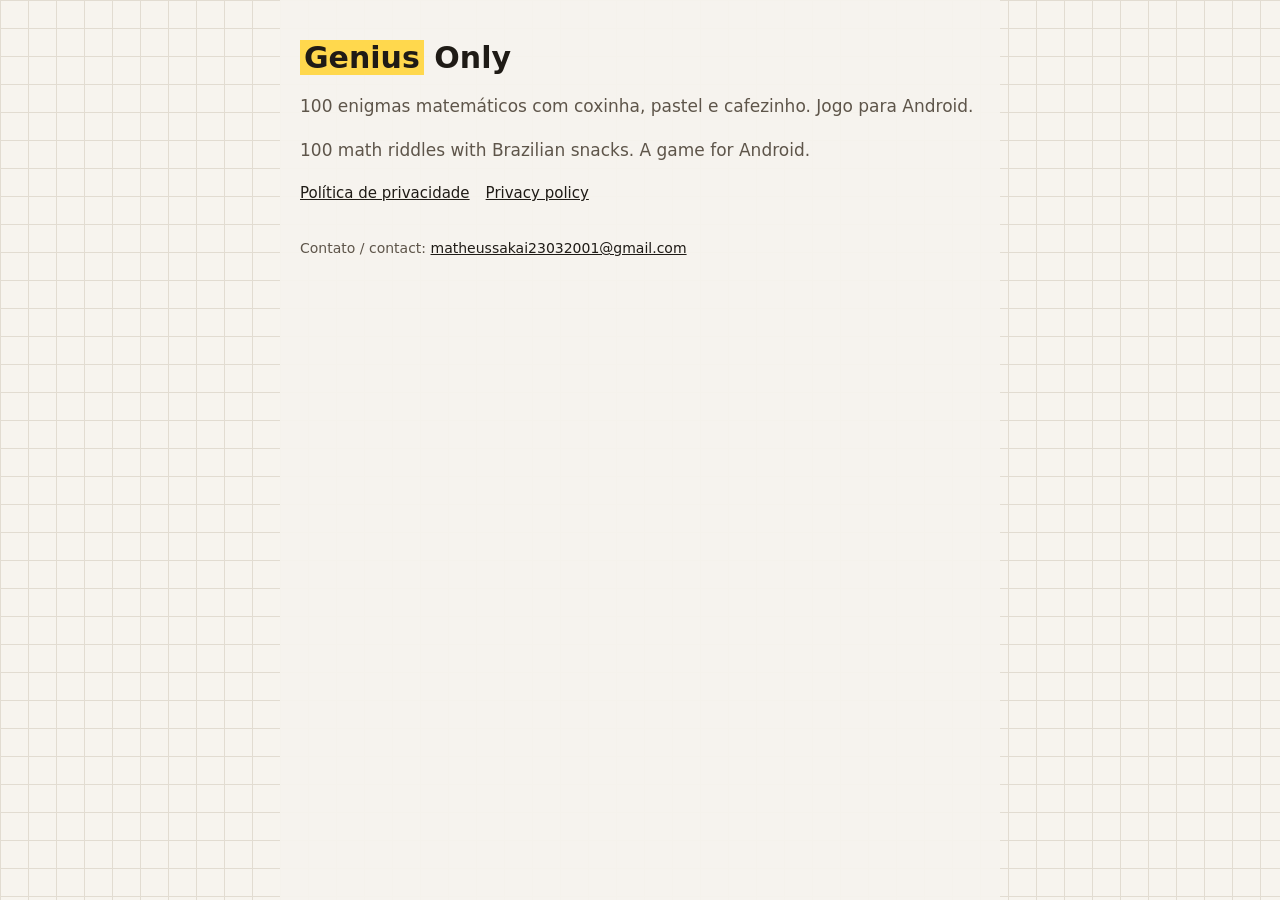
<file: index.html>
<!doctype html>
<html lang="pt-BR">
<head>
  <meta charset="utf-8">
  <meta name="viewport" content="width=device-width, initial-scale=1">
  <title>Genius Only</title>
  <link rel="stylesheet" href="estilo.css">
</head>
<body>
<main>
  <h1><mark>Genius</mark> Only</h1>
  <p>100 enigmas matemáticos com coxinha, pastel e cafezinho. Jogo para Android.</p>
  <p>100 math riddles with Brazilian snacks. A game for Android.</p>
  <nav><a href="privacidade.html">Política de privacidade</a><a href="privacidade.html#en">Privacy policy</a></nav>
  <p class="data">Contato / contact: <a href="mailto:matheussakai23032001@gmail.com">matheussakai23032001@gmail.com</a></p>
</main>
</body>
</html>
</file>
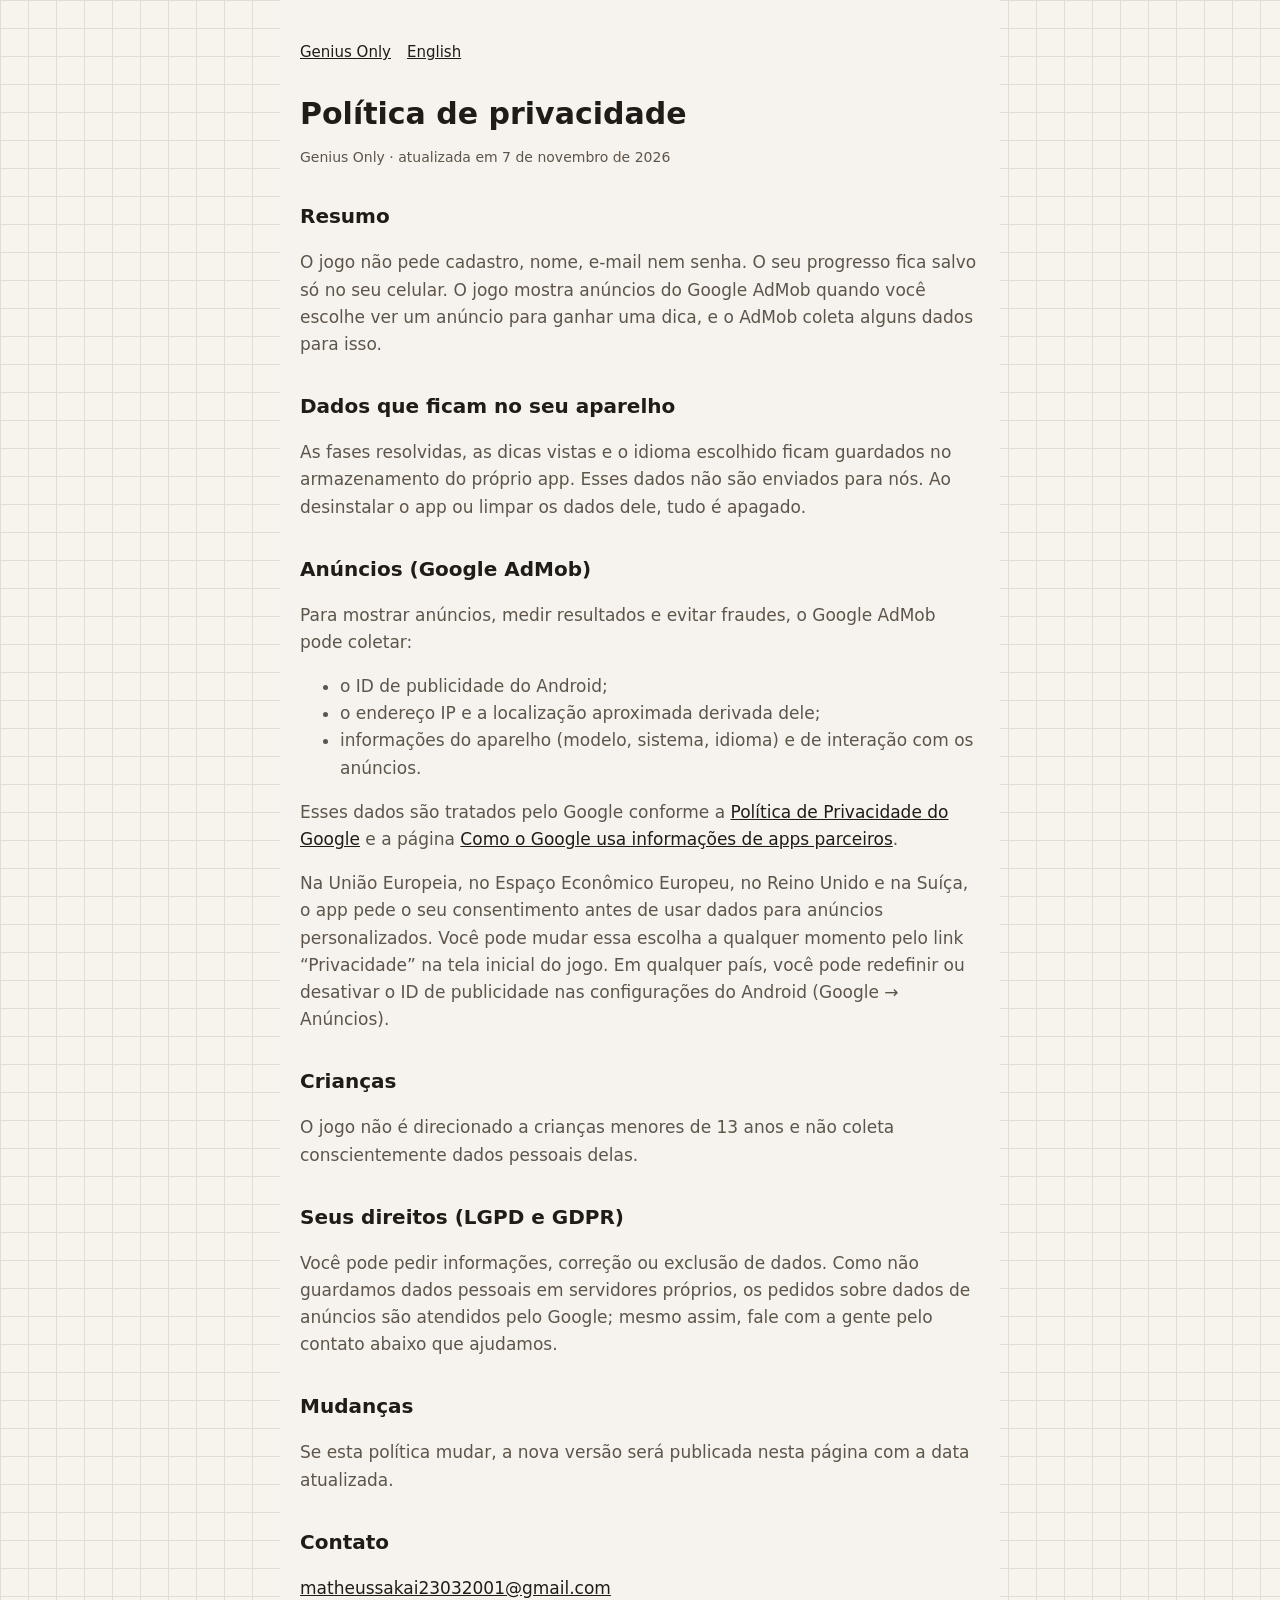
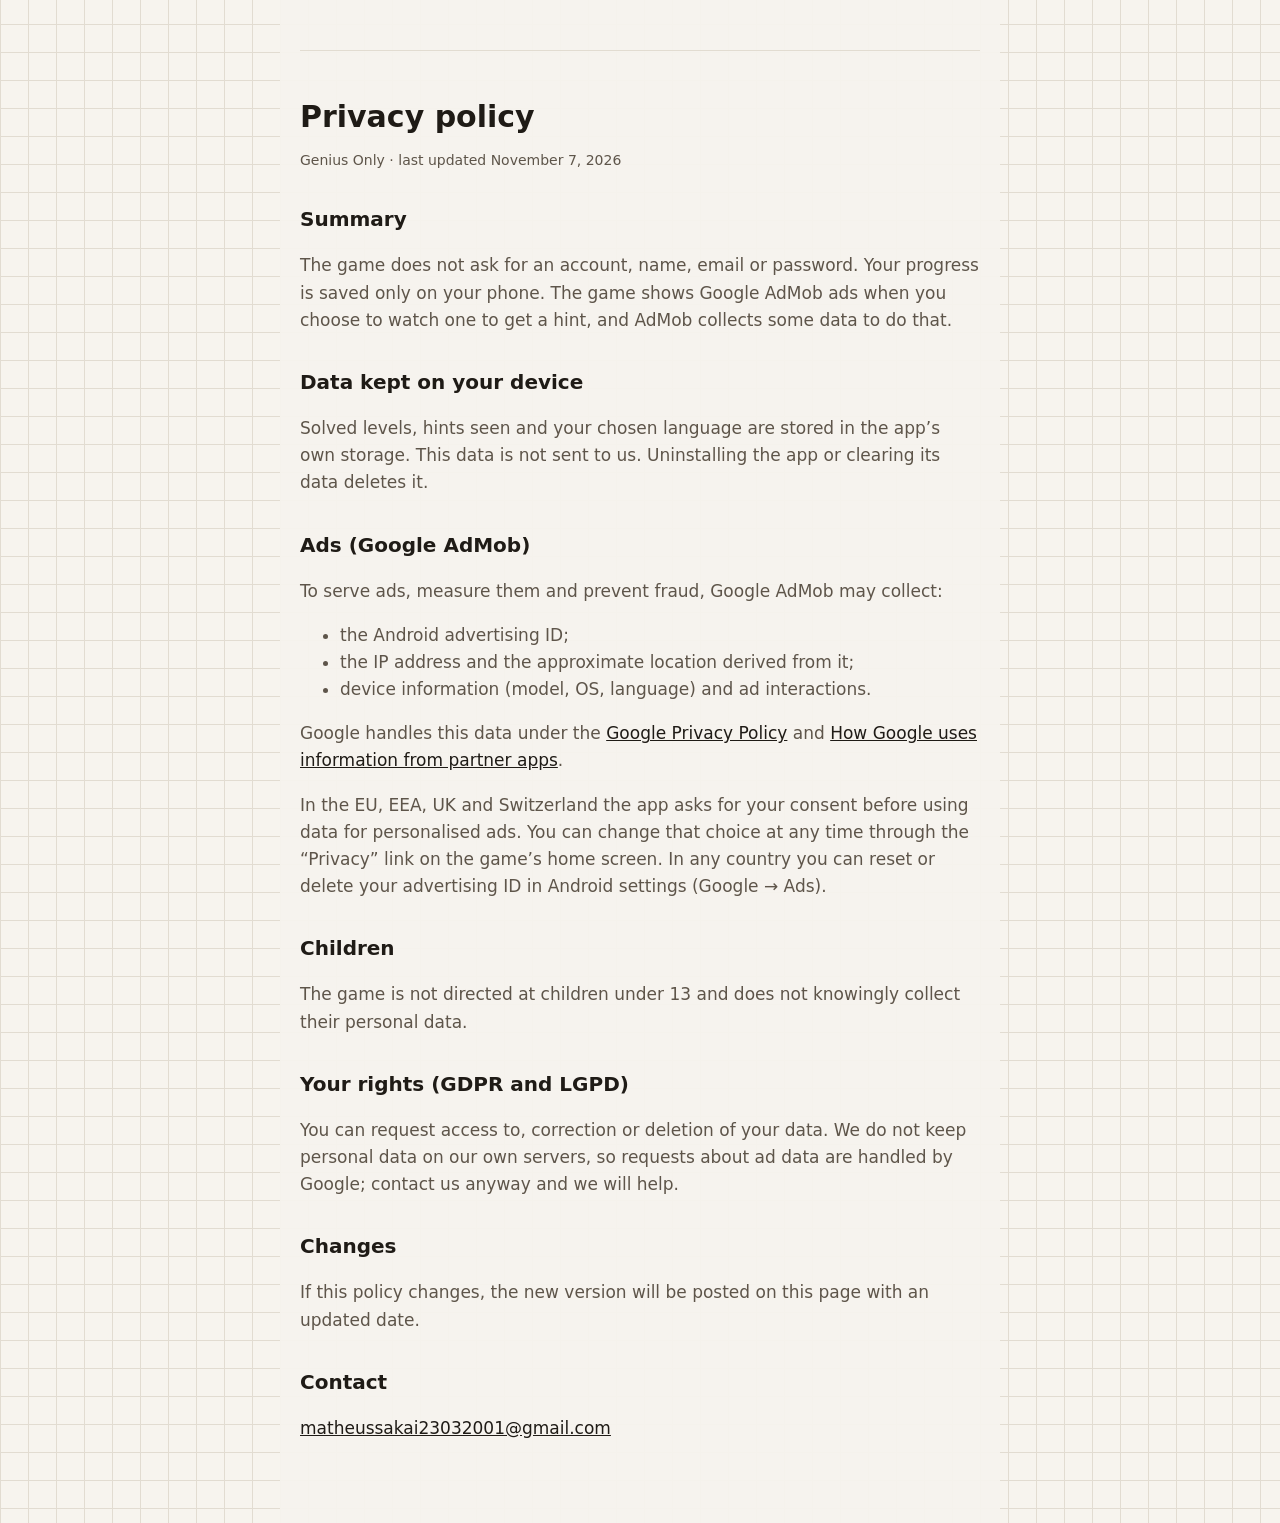
<file: privacidade.html>
<!doctype html>
<html lang="pt-BR">
<head>
  <meta charset="utf-8">
  <meta name="viewport" content="width=device-width, initial-scale=1">
  <title>Política de privacidade — Genius Only</title>
  <link rel="stylesheet" href="estilo.css">
</head>
<body>
<main>
  <nav><a href="index.html">Genius Only</a><a href="#en">English</a></nav>

  <h1>Política de privacidade</h1>
  <p class="data">Genius Only · atualizada em 7 de novembro de 2026</p>

  <h2>Resumo</h2>
  <p>O jogo não pede cadastro, nome, e-mail nem senha. O seu progresso fica salvo só no seu celular. O jogo mostra anúncios do Google AdMob quando você escolhe ver um anúncio para ganhar uma dica, e o AdMob coleta alguns dados para isso.</p>

  <h2>Dados que ficam no seu aparelho</h2>
  <p>As fases resolvidas, as dicas vistas e o idioma escolhido ficam guardados no armazenamento do próprio app. Esses dados não são enviados para nós. Ao desinstalar o app ou limpar os dados dele, tudo é apagado.</p>

  <h2>Anúncios (Google AdMob)</h2>
  <p>Para mostrar anúncios, medir resultados e evitar fraudes, o Google AdMob pode coletar:</p>
  <ul>
    <li>o ID de publicidade do Android;</li>
    <li>o endereço IP e a localização aproximada derivada dele;</li>
    <li>informações do aparelho (modelo, sistema, idioma) e de interação com os anúncios.</li>
  </ul>
  <p>Esses dados são tratados pelo Google conforme a <a href="https://policies.google.com/privacy">Política de Privacidade do Google</a> e a página <a href="https://policies.google.com/technologies/partner-sites">Como o Google usa informações de apps parceiros</a>.</p>
  <p>Na União Europeia, no Espaço Econômico Europeu, no Reino Unido e na Suíça, o app pede o seu consentimento antes de usar dados para anúncios personalizados. Você pode mudar essa escolha a qualquer momento pelo link “Privacidade” na tela inicial do jogo. Em qualquer país, você pode redefinir ou desativar o ID de publicidade nas configurações do Android (Google → Anúncios).</p>

  <h2>Crianças</h2>
  <p>O jogo não é direcionado a crianças menores de 13 anos e não coleta conscientemente dados pessoais delas.</p>

  <h2>Seus direitos (LGPD e GDPR)</h2>
  <p>Você pode pedir informações, correção ou exclusão de dados. Como não guardamos dados pessoais em servidores próprios, os pedidos sobre dados de anúncios são atendidos pelo Google; mesmo assim, fale com a gente pelo contato abaixo que ajudamos.</p>

  <h2>Mudanças</h2>
  <p>Se esta política mudar, a nova versão será publicada nesta página com a data atualizada.</p>

  <h2>Contato</h2>
  <p><a href="mailto:matheussakai23032001@gmail.com">matheussakai23032001@gmail.com</a></p>

  <hr>

  <section id="en" lang="en">
    <h1>Privacy policy</h1>
    <p class="data">Genius Only · last updated November 7, 2026</p>

    <h2>Summary</h2>
    <p>The game does not ask for an account, name, email or password. Your progress is saved only on your phone. The game shows Google AdMob ads when you choose to watch one to get a hint, and AdMob collects some data to do that.</p>

    <h2>Data kept on your device</h2>
    <p>Solved levels, hints seen and your chosen language are stored in the app’s own storage. This data is not sent to us. Uninstalling the app or clearing its data deletes it.</p>

    <h2>Ads (Google AdMob)</h2>
    <p>To serve ads, measure them and prevent fraud, Google AdMob may collect:</p>
    <ul>
      <li>the Android advertising ID;</li>
      <li>the IP address and the approximate location derived from it;</li>
      <li>device information (model, OS, language) and ad interactions.</li>
    </ul>
    <p>Google handles this data under the <a href="https://policies.google.com/privacy">Google Privacy Policy</a> and <a href="https://policies.google.com/technologies/partner-sites">How Google uses information from partner apps</a>.</p>
    <p>In the EU, EEA, UK and Switzerland the app asks for your consent before using data for personalised ads. You can change that choice at any time through the “Privacy” link on the game’s home screen. In any country you can reset or delete your advertising ID in Android settings (Google → Ads).</p>

    <h2>Children</h2>
    <p>The game is not directed at children under 13 and does not knowingly collect their personal data.</p>

    <h2>Your rights (GDPR and LGPD)</h2>
    <p>You can request access to, correction or deletion of your data. We do not keep personal data on our own servers, so requests about ad data are handled by Google; contact us anyway and we will help.</p>

    <h2>Changes</h2>
    <p>If this policy changes, the new version will be posted on this page with an updated date.</p>

    <h2>Contact</h2>
    <p><a href="mailto:matheussakai23032001@gmail.com">matheussakai23032001@gmail.com</a></p>
  </section>
</main>
</body>
</html>
</file>
<file: estilo.css>
:root { --papel: #f7f4ee; --tinta: #1f1b16; --tinta-2: #5e554a; --fio: #e2dcd1; --marca: #ffd84d; }
* { box-sizing: border-box; }
body { margin: 0; background: var(--papel); color: var(--tinta); font: 17px/1.6 system-ui, -apple-system, 'Segoe UI', sans-serif;
  background-image: linear-gradient(var(--fio) 1px, transparent 1px), linear-gradient(90deg, var(--fio) 1px, transparent 1px);
  background-size: 28px 28px; }
main { max-width: 720px; margin: 0 auto; padding: 40px 20px 64px; background: rgba(247, 244, 238, 0.94); min-height: 100vh; }
h1 { font-size: 30px; line-height: 1.2; margin: 0 0 4px; }
h2 { font-size: 20px; margin: 32px 0 8px; }
p, li { color: var(--tinta-2); }
mark { background: var(--marca); color: var(--tinta); padding: 0 4px; }
a { color: var(--tinta); }
nav { display: flex; gap: 16px; margin-bottom: 32px; font-size: 15px; }
.data { font-size: 14px; }
hr { border: 0; border-top: 1px solid var(--fio); margin: 48px 0; }
</file>
